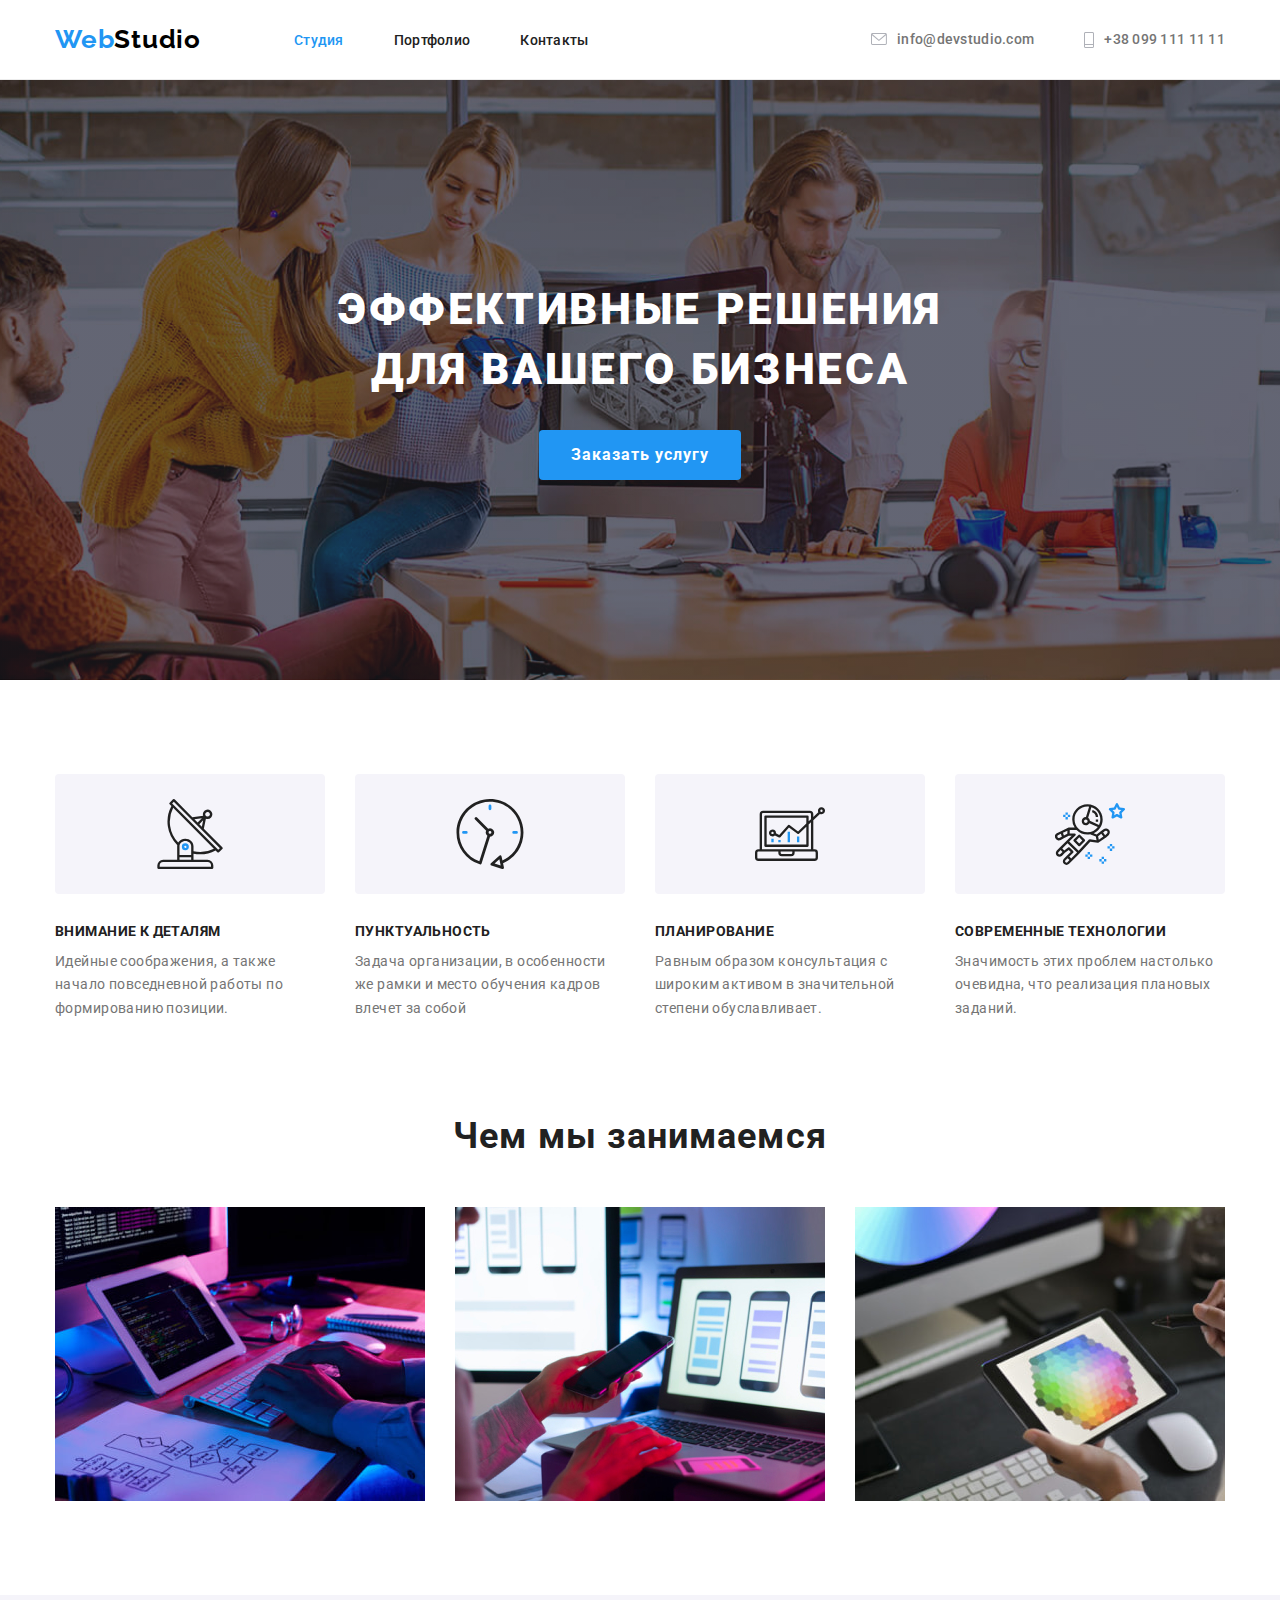
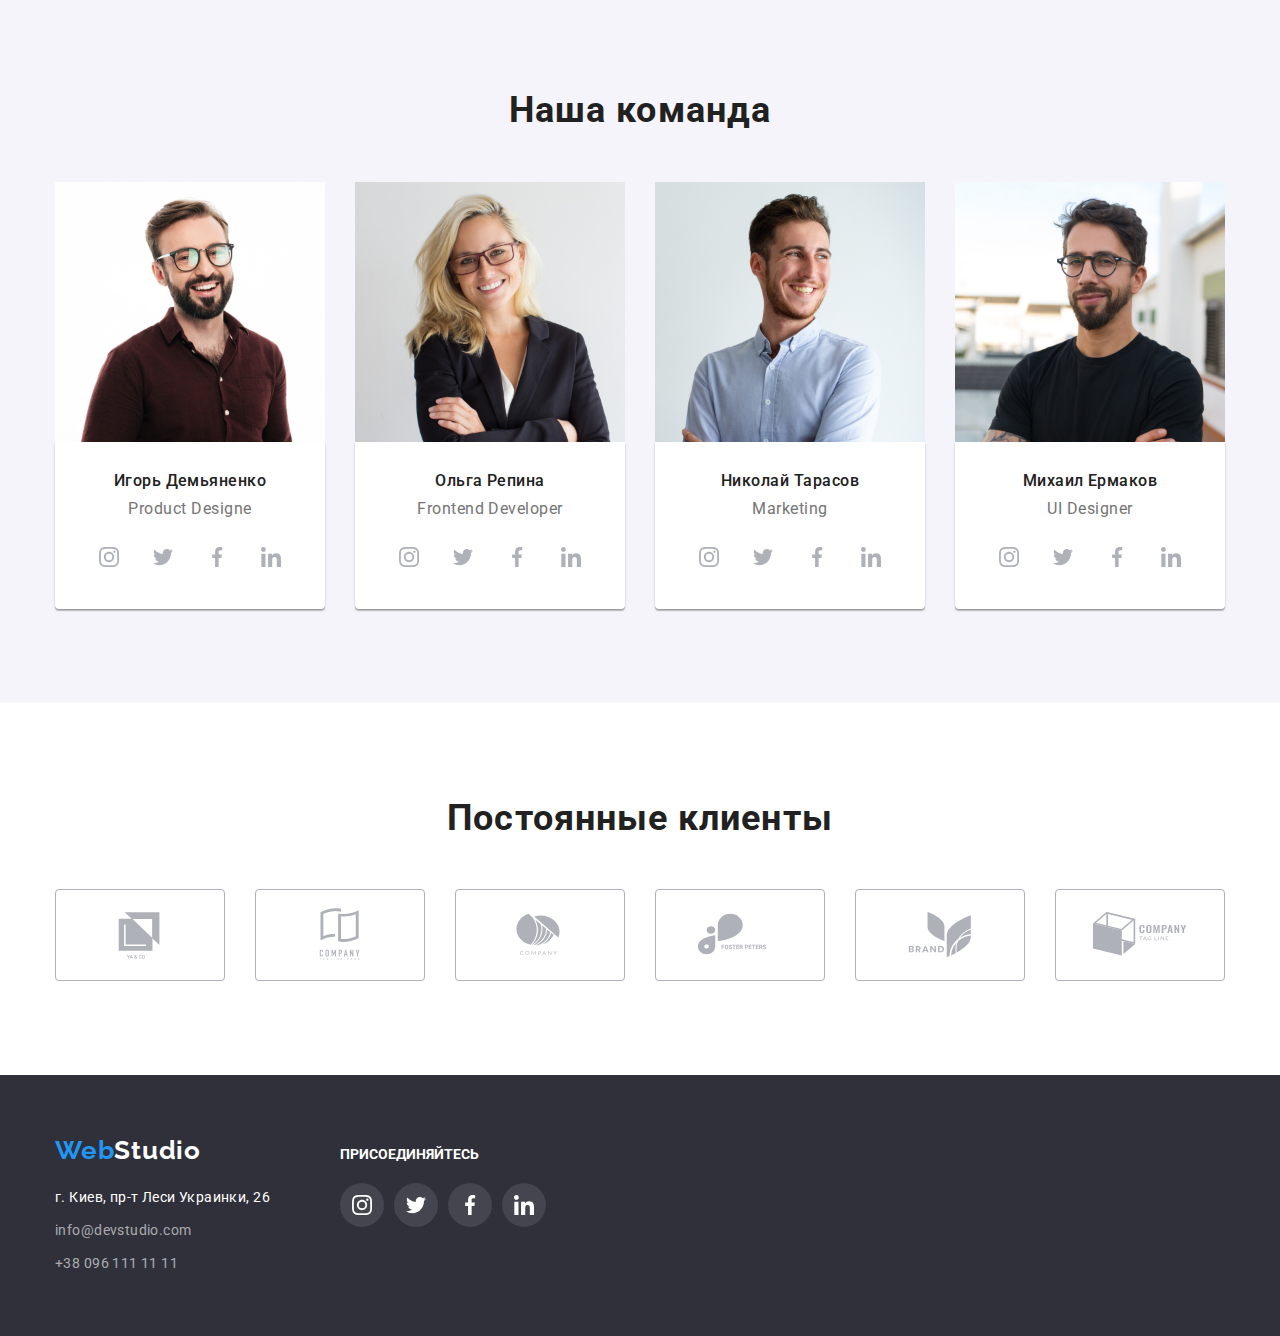
<file: index.html>
<!DOCTYPE html>
<html lang="ru">

<head>
  <meta charset="UTF-8" />
  <meta http-equiv="X-UA-Compatible" content="IE=edge" />
  <meta name="viewport" content="width=device-width, initial-scale=1.0" />
  <title>Студия</title>
  <link rel="preconnect" href="https://fonts.googleapis.com" />
  <link rel="preconnect" href="https://fonts.gstatic.com" crossorigin />
  <link href="https://fonts.googleapis.com/css2?family=Raleway:wght@700&family=Roboto:wght@400;500;700;900&display=swap"
    rel="stylesheet" />
  <link rel="stylesheet" href="https://cdnjs.cloudflare.com/ajax/libs/modern-normalize/1.1.0/modern-normalize.min.css"
    integrity="sha512-wpPYUAdjBVSE4KJnH1VR1HeZfpl1ub8YT/NKx4PuQ5NmX2tKuGu6U/JRp5y+Y8XG2tV+wKQpNHVUX03MfMFn9Q=="
    crossorigin="anonymous" referrerpolicy="no-referrer" />
  <link rel="stylesheet" href="./css/styles.css" />
</head>

<body>
  <!--Шапка-->
  <header class="top-line">
    <div class="container container-top-line">
      <nav class="navigation">
        <a class="logo-home" href="index.html"><span class="logo-web">Web</span><span
            class="logo-studio">Studio</span></a>
        <ul class="nav-list">
          <li class="nav-item">
            <a class="nav-link selected" href="index.html">Студия</a>
          </li>
          <li class="nav-item">
            <a class="nav-link" href="portfolio.html">Портфолио</a>
          </li>
          <li class="nav-item"><a class="nav-link" href="">Контакты</a></li>
        </ul>
      </nav>
      <ul class="top-line-contacts-list">
        <li class="contact-item">
          <a class="contact-link" href="mailto:info@devstudio.com"><svg class="contact-icon" width="16" height="12">
              <use href="./images/sprite.svg#icon-envelope"></use>
            </svg>info@devstudio.com</a>
        </li>
        <li class="contact-item">
          <a class="contact-link" href="tel:++380991111111"><svg class="contact-icon" width="10" height="16">
            <use href="./images/sprite.svg#icon-Vector"></use>
          </svg>+38 099 111 11 11</a>
        </li>
      </ul>
    </div>
  </header>
  <main>
    <!--Банер-->
    <section class="hero">
      <div class="container-hero">
        <h1 class="hero-slogan">Эффективные решения для вашего бизнеса</h1>
        <button class="modal-btn" type="button">Заказать услугу</button>
      </div>
    </section>
    <!--Особенности-->
    <section class="features section">
      <div class="container">
        <h2 class="section-title visually-hidden">Особенности</h2>
        <ul class="features-list">
          <li class="features-item">
            <div class="container-icon">
              <svg class="features-icon" width="70" height="70">
                <use href="./images/sprite.svg#icon-antenna"></use>
              </svg>
            </div>
            <h3 class="title-feature">Внимание к деталям</h3>
            <p class="descktription-feature">
              Идейные соображения, а также начало повседневной работы по
              формированию позиции.
            </p>
          </li>
          <li class="features-item">
            <div class="container-icon">
              <svg class="features-icon" width="70" height="70">
                <use href="./images/sprite.svg#icon-clock"></use>
              </svg>
            </div>
            <h3 class="title-feature">Пунктуальность</h3>
            <p class="descktription-feature">
              Задача организации, в особенности же рамки и место обучения
              кадров влечет за собой
            </p>
          </li>
          <li class="features-item">
            <div class="container-icon">
              <svg class="features-icon" width="70" height="70">
                <use href="./images/sprite.svg#icon-diagram"></use>
              </svg>
            </div>
            <h3 class="title-feature">Планирование</h3>
            <p class="descktription-feature">
              Равным образом консультация с широким активом в значительной
              степени обуславливает.
            </p>
          </li>
          <li class="features-item">
            <div class="container-icon">
              <svg class="features-icon" width="70" height="70">
                <use href="./images/sprite.svg#icon-astronaut"></use>
              </svg>
            </div>
            <h3 class="title-feature">Современные технологии</h3>
            <p class="descktription-feature">
              Значимость этих проблем настолько очевидна, что реализация
              плановых заданий.
            </p>
          </li>
        </ul>
      </div>
    </section>
    <!--Чем мы занимаемся-->
    <section class="gallery-previews section">
      <div class="container">
        <h2 class="preview-title">Чем мы занимаемся</h2>
        <ul class="preview-list">
          <li class="preview-item">
            <img src="./images/box1.jpg" alt="верстка сайта" width="370" height="294" />
          </li>
          <li class="preview-item">
            <img src="./images/box2.jpg" alt="работа за ноутбуком" width="370" height="294" />
          </li>
          <li class="preview-item">
            <img src="./images/box3.jpg" alt="современные технологии" width="370" height="294" />
          </li>
        </ul>
      </div>
    </section>
    <!--Наша команда-->
    <section class="team section">
      <div class="container">
        <h2 class="team-title">Наша команда</h2>
        <ul class="team-card-list">
          <li class="card-item">
            <img src="./images/comanda/Игорь.jpg" alt="Игорь" width="270" height="260" />
            <div class="card-title">
              <h3 class="member-name">Игорь Демьяненко</h3>
              <p class="member-metier" lang="en">Product Designe</p>
              <ul class="team-soc-list list">
                <li class="team-soc-item">
                  <a class="team-soc-link" href="" target="_blank" rel="noopener noreferrer"
                    aria-label="иконка instagram">
                    <svg class="team-soc-icon" width="20" height="20">
                      <use href="./images/sprite.svg#icon-instagram"></use>
                    </svg>
                  </a>
                </li>
                <li class="team-soc-item">
                  <a class="team-soc-link" href="" target="_blank" rel="noopener noreferrer"
                    aria-label="иконка twitter">
                    <svg class="team-soc-icon" width="20" height="20">
                      <use href="./images/sprite.svg#icon-twitter"></use>
                    </svg>
                  </a>
                </li>
                <li class="team-soc-item">
                  <a class="team-soc-link" href="" target="_blank" rel="noopener noreferrer"
                    aria-label="иконка facebook">
                    <svg class="team-soc-icon" width="20" height="20">
                      <use href="./images/sprite.svg#icon-facebook"></use>
                    </svg>
                  </a>
                </li>
                <li class="team-soc-item">
                  <a class="team-soc-link" href="" target="_blank" rel="noopener noreferrer"
                    aria-label="иконка linkedin">
                    <svg class="team-soc-icon" width="20" height="20">
                      <use href="./images/sprite.svg#icon-linkedin"></use>
                    </svg>
                  </a>
                </li>
              </ul>
            </div>
          </li>
          <li class="card-item">
            <img src="./images/comanda/Ольга.jpg" alt="Ольга" width="270" height="260" />
            <div class="card-title">
              <h3 class="member-name">Ольга Репина</h3>
              <p class="member-metier" lang="en">Frontend Developer</p>
              <ul class="team-soc-list list">
                <li class="team-soc-item">
                  <a class="team-soc-link" href="" target="_blank" rel="noopener noreferrer"
                    aria-label="иконка instagram">
                    <svg class="team-soc-icon" width="20" height="20">
                      <use href="./images/sprite.svg#icon-instagram"></use>
                    </svg>
                  </a>
                </li>
                <li class="team-soc-item">
                  <a class="team-soc-link" href="" target="_blank" rel="noopener noreferrer"
                    aria-label="иконка twitter">
                    <svg class="team-soc-icon" width="20" height="20">
                      <use href="./images/sprite.svg#icon-twitter"></use>
                    </svg>
                  </a>
                </li>
                <li class="team-soc-item">
                  <a class="team-soc-link" href="" target="_blank" rel="noopener noreferrer"
                    aria-label="иконка facebook">
                    <svg class="team-soc-icon" width="20" height="20">
                      <use href="./images/sprite.svg#icon-facebook"></use>
                    </svg>
                  </a>
                </li>
                <li class="team-soc-item">
                  <a class="team-soc-link" href="" target="_blank" rel="noopener noreferrer"
                    aria-label="иконка linkedin">
                    <svg class="team-soc-icon" width="20" height="20">
                      <use href="./images/sprite.svg#icon-linkedin"></use>
                    </svg>
                  </a>
                </li>
              </ul>
            </div>
          </li>
          <li class="card-item">
            <img src="./images/comanda/Колька.jpg" alt="Колька" width="270" height="260" />
            <div class="card-title">
              <h3 class="member-name">Николай Тарасов</h3>
              <p class="member-metier" lang="en">Marketing</p>
              <ul class="team-soc-list list">
                <li class="team-soc-item">
                  <a class="team-soc-link" href="" target="_blank" rel="noopener noreferrer"
                    aria-label="иконка instagram">
                    <svg class="team-soc-icon" width="20" height="20">
                      <use href="./images/sprite.svg#icon-instagram"></use>
                    </svg>
                  </a>
                </li>
                <li class="team-soc-item">
                  <a class="team-soc-link" href="" target="_blank" rel="noopener noreferrer"
                    aria-label="иконка twitter">
                    <svg class="team-soc-icon" width="20" height="20">
                      <use href="./images/sprite.svg#icon-twitter"></use>
                    </svg>
                  </a>
                </li>
                <li class="team-soc-item">
                  <a class="team-soc-link" href="" target="_blank" rel="noopener noreferrer"
                    aria-label="иконка facebook">
                    <svg class="team-soc-icon" width="20" height="20">
                      <use href="./images/sprite.svg#icon-facebook"></use>
                    </svg>
                  </a>
                </li>
                <li class="team-soc-item">
                  <a class="team-soc-link" href="" target="_blank" rel="noopener noreferrer"
                    aria-label="иконка linkedin">
                    <svg class="team-soc-icon" width="20" height="20">
                      <use href="./images/sprite.svg#icon-linkedin"></use>
                    </svg>
                  </a>
                </li>
              </ul>
            </div>
          </li>
          <li class="card-item">
            <img src="./images/comanda/Мишка.jpg" alt="Мишка" width="270" height="260" />
            <div class="card-title">
              <h3 class="member-name">Михаил Ермаков</h3>
              <p class="member-metier" lang="en">UI Designer</p>
              <ul class="team-soc-list list">
                <li class="team-soc-item">
                  <a class="team-soc-link" href="" target="_blank" rel="noopener noreferrer"
                    aria-label="иконка instagram">
                    <svg class="team-soc-icon" width="20" height="20">
                      <use href="./images/sprite.svg#icon-instagram"></use>
                    </svg>
                  </a>
                </li>
                <li class="team-soc-item">
                  <a class="team-soc-link" href="" target="_blank" rel="noopener noreferrer"
                    aria-label="иконка twitter">
                    <svg class="team-soc-icon" width="20" height="20">
                      <use href="./images/sprite.svg#icon-twitter"></use>
                    </svg>
                  </a>
                </li>
                <li class="team-soc-item">
                  <a class="team-soc-link" href="" target="_blank" rel="noopener noreferrer"
                    aria-label="иконка facebook">
                    <svg class="team-soc-icon" width="20" height="20">
                      <use href="./images/sprite.svg#icon-facebook"></use>
                    </svg>
                  </a>
                </li>
                <li class="team-soc-item">
                  <a class="team-soc-link" href="" target="_blank" rel="noopener noreferrer"
                    aria-label="иконка linkedin">
                    <svg class="team-soc-icon" width="20" height="20">
                      <use href="./images/sprite.svg#icon-linkedin"></use>
                    </svg>
                  </a>
                </li>
              </ul>
            </div>
          </li>
        </ul>
      </div>
    </section>
    <!--Постоянные клиенты-->
    <section class="section">
      <div class="container">
        <h2 class="section-title">Постоянные клиенты</h2>
        <ul class="client-list list">
          <li class="client-item">
            <a href="" class="client-link">
              <svg class="client-icon" width="106" height="60">
                <use href="./images/sprite.svg#icon-Logo"></use>
              </svg>
            </a>
          </li>
          <li class="client-item">
            <a href="" class="client-link">
              <svg class="client-icon" width="106" height="60">
                <use href="./images/sprite.svg#icon-Logo-1"></use>
              </svg>
            </a>
          </li>
          <li class="client-item">
            <a href="" class="client-link">
              <svg class="client-icon" width="106" height="60">
                <use href="./images/sprite.svg#icon-Logo-2"></use>
              </svg>
            </a>
          </li>
          <li class="client-item">
            <a href="" class="client-link">
              <svg class="client-icon" width="106" height="60">
                <use href="./images/sprite.svg#icon-Logo-3"></use>
              </svg>
            </a>
          </li>
          <li class="client-item">
            <a href="" class="client-link">
              <svg class="client-icon" width="106" height="60">
                <use href="./images/sprite.svg#icon-Logo-4"></use>
              </svg>
            </a>
          </li>
          <li class="client-item">
            <a href="" class="client-link">
              <svg class="client-icon" width="106" height="60">
                <use href="./images/sprite.svg#icon-Logo-5"></use>
              </svg>
            </a>
          </li>
        </ul>
      </div>
    </section>
  </main>
  <!--Подвал-->
  <footer class="footer">
    <div class="container address">
      <div class="address-container">
        <a class="footer-logo" href="index.html"><span class="footer-logo-web">Web</span><span
            class="footer-logo-studio">Studio</span></a>
        <address class="footer-address">
          <ul class="footer-contacts-list">
            <li class="footer-contact-item">
              <a class="footer-contact-link" href="https://goo.gl/maps/jhVAWQaJCBuwxQd86">
                <p class="map">г. Киев, пр-т Леси Украинки, 26</p>
              </a>
            </li>
            <li class="footer-contact-item">
              <a class="footer-contact-link" href="mailto:info@devstudio.com">info@devstudio.com</a>
            </li>
            <li class="footer-contacts-item">
              <a class="footer-contact-link" href="tel:+380961111111">+38 096 111 11 11</a>
            </li>
          </ul>
        </address>
      </div>
      <div class="join-container">
        <p class="join-text">присоединяйтесь</p>
        <ul class="join-soc-list list">
          <li class="join-soc-item">
            <a href="" class="join-soc-link">
              <svg class="join-soc-icon" width="20" height="20">
                <use href="./images/sprite.svg#icon-instagram"></use>
              </svg>
            </a>
          </li>
          <li class="join-soc-item">
            <a href="" class="join-soc-link">
              <svg class="join-soc-icon" width="20" height="20">
                <use href="./images/sprite.svg#icon-twitter"></use>
              </svg>
            </a>
          </li>
          <li class="join-soc-item">
            <a href="" class="join-soc-link">
              <svg class="join-soc-icon" width="20" height="20">
                <use href="./images/sprite.svg#icon-facebook"></use>
              </svg>
            </a>
          </li>
          <li class="join-soc-item">
            <a href="" class="join-soc-link">
              <svg class="join-soc-icon" width="20" height="20">
                <use href="./images/sprite.svg#icon-linkedin"></use>
              </svg>
            </a>
          </li>
        </ul>
      </div>
    </div>
  </footer>

</body>

</html>
</file>
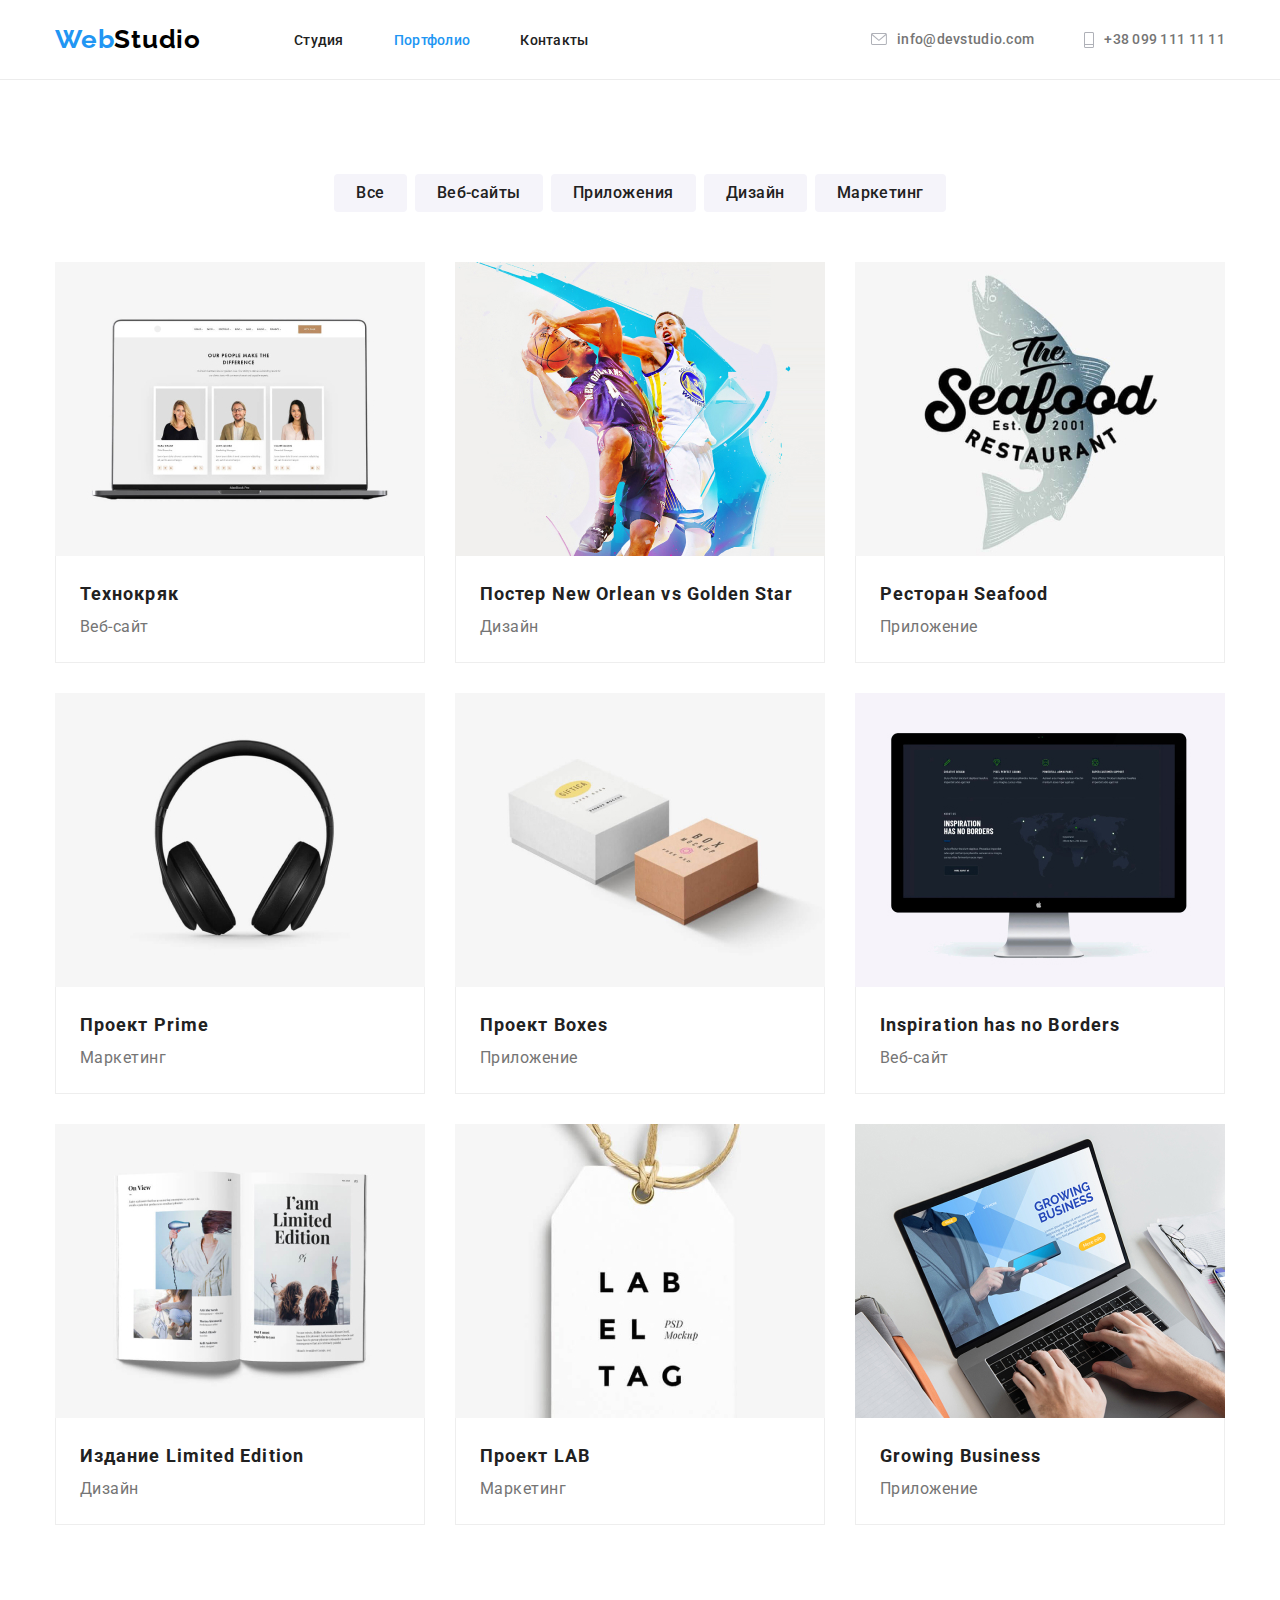
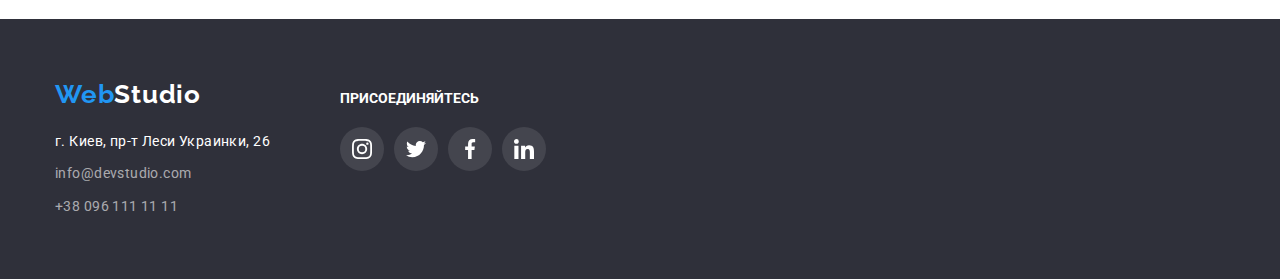
<file: portfolio.html>
<!DOCTYPE html>
<html lang="en">

<head>
  <meta charset="UTF-8" />
  <meta http-equiv="X-UA-Compatible" content="IE=edge" />
  <meta name="viewport" content="width=device-width, initial-scale=1.0" />
  <title>Студия</title>
  <link rel="preconnect" href="https://fonts.googleapis.com" />
  <link rel="preconnect" href="https://fonts.gstatic.com" crossorigin />
  <link href="https://fonts.googleapis.com/css2?family=Raleway:wght@700&family=Roboto:wght@400;500;700;900&display=swap"
    rel="stylesheet" />
  <link rel="stylesheet" href="https://cdnjs.cloudflare.com/ajax/libs/modern-normalize/1.1.0/modern-normalize.min.css"
    integrity="sha512-wpPYUAdjBVSE4KJnH1VR1HeZfpl1ub8YT/NKx4PuQ5NmX2tKuGu6U/JRp5y+Y8XG2tV+wKQpNHVUX03MfMFn9Q=="
    crossorigin="anonymous" referrerpolicy="no-referrer" />
  <link rel="stylesheet" href="./css/styles.css" />
</head>

<body>
  <!--Шапка-->
  <header class="top-line">
    <div class="container container-top-line">
      <nav class="navigation">
        <a class="logo-home" href="index.html"><span class="logo-web">Web</span><span
            class="logo-studio">Studio</span></a>
        <ul class="nav-list">
          <li class="nav-item">
            <a class="nav-link" href="index.html">Студия</a>
          </li>
          <li class="nav-item">
            <a class="nav-link selected" href="portfolio.html">Портфолио</a>
          </li>
          <li class="nav-item"><a class="nav-link" href="">Контакты</a></li>
        </ul>
      </nav>
      <ul class="top-line-contacts-list">

        <li class="contact-item">
          <a class="contact-link" href="mailto:info@devstudio.com"><svg class="contact-icon" width="16" height="12">
            <use href="./images/sprite.svg#icon-envelope"></use>
          </svg>info@devstudio.com</a>
        </li>
        <li class="contact-item">
          <a class="contact-link" href="tel:++380991111111"><svg class="contact-icon" width="10" height="16">
            <use href="./images/sprite.svg#icon-Vector"></use>
          </svg>+38 099 111 11 11</a>
        </li>

      </ul>
    </div>
  </header>
  <main>
    <section class="projects-section section">
      <!--Фильтер-->
      <div class="container">
        <h1 class="section-title visually-hidden">Фильтер</h1>
        <ul class="filter-buttons-list">
          <li class="filter-item">
            <button class="filter-btn" type="button">Все</button>
          </li>
          <li class="filter-item">
            <button class="filter-btn" type="button">Веб-сайты</button>
          </li>
          <li class="filter-item">
            <button class="filter-btn" type="button">Приложения</button>
          </li>
          <li class="filter-item">
            <button class="filter-btn" type="button">Дизайн</button>
          </li>
          <li class="filter-item">
            <button class="filter-btn" type="button">Маркетинг</button>
          </li>
        </ul>
        <!--Портфолио-->
        <h2 class="section-title visually-hidden">Портфолио</h2>
        <ul class="projects-list">
          <li class="project-item">
            <a class="project-link" href="">
              <img src="./images/portfolio/img.jpg" alt="сайт технокряк" width="370" />
              <div class="card-project">
                <h3 class="project-name">Технокряк</h3>
                <p class="development-type">Веб-сайт</p>
              </div>
            </a>
          </li>
          <li class="project-item">
            <a class="project-link" href="">
              <img src="./images/portfolio/img2.jpg" alt="Постер New Orlean vs Golden Star" width="370" />
              <div class="card-project">
                <h3 class="project-name">Постер New Orlean vs Golden Star</h3>
                <p class="development-type">Дизайн</p>
              </div>
            </a>
          </li>
          <li class="project-item">
            <a class="project-link" href="">
              <img src="./images/portfolio/img3.jpg" alt="Ресторан Seafood" width="370" />
              <div class="card-project">
                <h3 class="project-name">Ресторан Seafood</h3>
                <p class="development-type">Приложение</p>
              </div>
            </a>
          </li>
          <li class="project-item">
            <a class="project-link" href="">
              <img src="./images/portfolio/img4.jpg" alt="Проект Prime" width="370" />
              <div class="card-project">
                <h3 class="project-name">Проект Prime</h3>
                <p class="development-type">Маркетинг</p>
              </div>
            </a>
          </li>
          <li class="project-item">
            <a class="project-link" href="">
              <img src="./images/portfolio/img5.jpg" alt="Проект Boxes" width="370" />
              <div class="card-project">
                <h3 class="project-name">Проект Boxes</h3>
                <p class="development-type">Приложение</p>
              </div>
            </a>
          </li>
          <li class="project-item">
            <a class="project-link" href="">
              <img src="./images/portfolio/img6.jpg" alt="Inspiration has no Borders" width="370" />
              <div class="card-project">
                <h3 class="project-name">Inspiration has no Borders</h3>
                <p class="development-type">Веб-сайт</p>
              </div>
            </a>
          </li>
          <li class="project-item">
            <a class="project-link" href="">
              <img src="./images/portfolio/img7.jpg" alt="Издание Limited Edition" width="370" />
              <div class="card-project">
                <h3 class="project-name">Издание Limited Edition</h3>
                <p class="development-type">Дизайн</p>
              </div>
            </a>
          </li>
          <li class="project-item">
            <a class="project-link" href="">
              <img src="./images/portfolio/img8.jpg" alt="Проект LAB" width="370" />
              <div class="card-project">
                <h3 class="project-name">Проект LAB</h3>
                <p class="development-type">Маркетинг</p>
              </div>
            </a>
          </li>
          <li class="project-item">
            <a class="project-link" href="">
              <img src="./images/portfolio/img9.jpg" alt="Growing Business" width="370" />
              <div class="card-project">
                <h3 class="project-name">Growing Business</h3>
                <p class="development-type">Приложение</p>
              </div>
            </a>
          </li>
        </ul>
      </div>
    </section>
  </main>
  <!--Подвал-->
  <footer class="footer">
    <div class="container address">
      <div class="address-container">
        <a class="footer-logo" href="index.html"><span class="footer-logo-web">Web</span><span
            class="footer-logo-studio">Studio</span></a>
        <address class="footer-address">
          <ul class="footer-contacts-list">
            <li class="footer-contact-item">
              <a class="footer-contact-link" href="https://goo.gl/maps/jhVAWQaJCBuwxQd86">
                <p class="map">г. Киев, пр-т Леси Украинки, 26</p>
              </a>
            </li>
            <li class="footer-contact-item">
              <a class="footer-contact-link" href="mailto:info@devstudio.com">info@devstudio.com</a>
            </li>
            <li class="footer-contacts-item">
              <a class="footer-contact-link" href="tel:+380961111111">+38 096 111 11 11</a>
            </li>
          </ul>
        </address>
      </div>
      <div class="join-container">
        <p class="join-text">присоединяйтесь</p>
        <ul class="join-soc-list list">
          <li class="join-soc-item">
            <a href="" class="join-soc-link">
              <svg class="join-soc-icon" width="20" height="20">
                <use href="./images/sprite.svg#icon-instagram"></use>
              </svg>
            </a>
          </li>
          <li class="join-soc-item">
            <a href="" class="join-soc-link">
              <svg class="join-soc-icon" width="20" height="20">
                <use href="./images/sprite.svg#icon-twitter"></use>
              </svg>
            </a>
          </li>
          <li class="join-soc-item">
            <a href="" class="join-soc-link">
              <svg class="join-soc-icon" width="20" height="20">
                <use href="./images/sprite.svg#icon-facebook"></use>
              </svg>
            </a>
          </li>
          <li class="join-soc-item">
            <a href="" class="join-soc-link">
              <svg class="join-soc-icon" width="20" height="20">
                <use href="./images/sprite.svg#icon-linkedin"></use>
              </svg>
            </a>
          </li>
        </ul>
      </div>
    </div>
  </footer>
</body>

</html>
</file>
<file: css/styles.css>
:root {
  --primary-font: "Roboto", sans-serif;
  --logo-font: "Raleway", sans-serif;
  --text-color: #757575;
  --titl-text-color: #212121;
  --footer-text-color: #ffffff;
  --secondary-footer-text-color: rgba(255, 255, 255, 0.6);
  --background-hero: #2f303a;
  --background-team: #f5f4fa;
  --background-footer: #2f303a;
  --background-btn: #2196f3;
  --web-logo-color: #2196f3;
  --secondary-logo-color: #000000;
  --secondary-logo-footer-color: #ffffff;
  --hero-text-color: #ffffff;
  --accent-color: #188ce8;
  --icon-color: #AFB1B8;
}

body {
  margin: auto;
  font-family: var(--primary-font);
}

h1,
h2,
h3,
h4,
p {
  margin-top: 0;
  margin-bottom: 0;
}

img {
  display: block;
}

ul,
ol {
  margin-top: 0;
  margin-bottom: 0;
  padding-left: 0;
}

img {
  display: block;
  max-width: 100%;
  height: auto;
}

.visually-hidden {
  position: absolute;
  width: 1px;
  height: 1px;
  margin: -1px;
  border: 0;
  padding: 0;
  white-space: nowrap;
  clip-path: inset(100%);
  clip: rect(0 0 0 0);
  overflow: hidden;
}

ul {
  list-style: none;
  font-style: normal;
}

a {
  text-decoration: none;
}
.container {

  box-sizing: border-box;
  width: 1200px;
  padding-left: 15px;
  padding-right: 15px;
  margin-left: auto;
  margin-right: auto;
}

.section {
  padding-top: 94px;
  padding-bottom: 94px;
}
/*==========шапка==========*/
.top-line {
  padding-top: 24px;
  padding-bottom: 24px;
  border-bottom: 1px solid #ececec;
}

.navigation {
  display: flex;

}
.container-top-line {
  display: flex;
  align-items: center;
}

.logo-home {
  font-family: var(--logo-font);
  font-weight: 700;
  font-size: 26px;
  line-height: 31px;
  letter-spacing: 0.03em;
  margin-right: 93px;

}

.logo-web {
  color: var(--web-logo-color);
}

.logo-studio {
  color: var(--secondary-logo-color);
}
.nav-list {
  display: flex;
  align-items: center;
}
.nav-item:not(:last-child) {
  margin-right: 50px;
}

.nav-link {
  font-weight: 500;
  font-size: 14px;
  line-height: 1.14;
  letter-spacing: 0.02em;
  color: var(--titl-text-color);
}

.selected {
  color: var(--background-btn);
}

.nav-link:hover,
.nav-link:focus {
  color: var(--accent-color);
}
.top-line-contacts-list {
  display: flex;
  margin-left: auto;
}
.contact-item:not(:last-child) {
  margin-right: 50px;
}

.contact-link {
  font-weight: 500;
  font-size: 14px;
  line-height: 1.14;
  letter-spacing: 0.02em;
  color: var(--text-color);

  display: flex;
  justify-content: center;
  align-items: center;
  fill: var(--icon-color);
}


.contact-icon {
  margin-right: 10px;
}

.contact-link:hover,
.contact-link:focus,
.contact-icon:hover,
.contact-icon:focus {
  color: var(--accent-color);
  fill: var(--accent-color);
}
/* ============банер/фильтер============= */
.hero {
  background-color: var(--background-hero);
  padding-top: 200px;
  padding-bottom: 200px;
  background-image: linear-gradient(
      rgba(47, 48, 58, 0.4),
      rgba(47, 48, 58, 0.4)
    ),
    url(../images/hero/hero.jpg);
  background-repeat: no-repeat;
  background-size: cover;
  background-position: center;
  max-width: 1600px;
  margin: 0 auto;
}
.container-hero {
  box-sizing: border-box;
  max-width: 670px;
  padding-left: 15px;
  padding-right: 15px;
  margin: auto;
}

.hero-slogan {
  font-weight: 900;
  font-size: 44px;
  line-height: 1.36;
  text-align: center;
  letter-spacing: 0.06em;
  text-transform: uppercase;
  color: var(--hero-text-color);
  margin-bottom: 30px;
}

.modal-btn {
  border: none;
  font-family: inherit;
  font-weight: 700;
  font-size: 16px;
  line-height: 1.87;
  align-items: center;
  text-align: center;
  letter-spacing: 0.06em;
  color: var(--hero-text-color);
  cursor: pointer;
  background-color: var(--background-btn);
  padding: 10px 32px;
  border-radius: 4px;
  display: block;
  margin: auto;
}

.modal-btn:hover,
.modal-btn:focus {
  background-color: var(--accent-color);
}

.filter-buttons-list {
  display: flex;
  justify-content: center;
  margin-bottom: 50px;
}

.filter-btn {
  border: none;
  font-family: "Roboto";
  font-weight: 500;
  font-size: 16px;
  line-height: 1.62;
  align-items: center;
  text-align: center;
  letter-spacing: 0.03em;
  color: var(--titl-text-color);
  cursor: pointer;
  background-color: var(--background-team);
  padding: 6px 22px;
  border-radius: 4px;
  display: block;
}
.filter-item:not(:last-child) {
  margin-right: 8px;
}

.filter-btn:hover,
.filter-btn:focus {
  background-color: var(--accent-color);
  color: var(--hero-text-color);
  box-shadow: 0px 3px 1px rgba(0, 0, 0, 0.1),
  0px 1px 2px rgba(0, 0, 0, 0.08),
  0px 2px 2px rgba(0, 0, 0, 0.12);
}
/* ======================особености======================== */
.features-list {
  display: flex;
  flex-wrap: wrap;
  margin-right: -30px;
  margin-top: -30px;

}
.features-item {
  flex-basis: calc((100% - 120px) / 4);
  margin-right: 30px;
  margin-top: 30px;

}

.title-feature { 
  font-weight: 700;
  font-size: 14px;
  line-height: 1.14;
  letter-spacing: 0.03em;
  text-transform: uppercase;
  color: var(--titl-text-color);
  margin-bottom: 10px;
}

.descktription-feature {
  font-size: 14px;
  line-height: 1.71;
  letter-spacing: 0.03em;
  color: var(--text-color);
}
.container-icon {
  width: 270px;
  height: 120px;
  background: var( --background-team );
  border-radius: 4px;
  display: flex;
  justify-content: center;
  align-items: center;
  margin-bottom: 30px;
}

/* ========================Чем мы  занимаемся===================== */
.gallery-previews {
  padding-top: 0;
}

.preview-title {
  font-weight: 700;
  font-size: 36px;
  line-height: 1.17;
  text-align: center;
  letter-spacing: 0.03em;
  color: var(--titl-text-color);
  margin-bottom: 50px;
}
.preview-list {
  display: flex;
  flex-wrap: wrap;
  justify-content: space-between;
}

/* ======================Наша команда=========================== */
.team {
  background-color: var(--background-team);
}

.team-title {
  font-weight: 700;
  font-size: 36px;
  line-height: 1.17;
  text-align: center;
  letter-spacing: 0.03em;
  color: var(--titl-text-color);
  margin-bottom: 50px;
}
.team-card-list {
  display: flex;
  flex-wrap: wrap;
  margin-right: -30px;
  margin-top: -30px;
}
.team-soc-list {
    display: flex;
    justify-content: center;
    align-items: center;
    
}
.team-soc-link {
  display: flex;
  align-items: center;
  justify-content: center;
  width: 44px;
  height: 44px;
  border-radius: 50%;
    
  background-color: #FFFFFF;   
}
.team-soc-link:hover,
.team-soc-link:focus {
  background-color: #2196F3;
  
}
.team-soc-link:hover .team-soc-icon {
  fill: #ffffff;
}

.team-soc-icon {
    fill: var(--icon-color);
}


.team-soc-item:not(:last-child){
    margin-right: 10px;
}
.projects-title {
  position: absolute;
  width: 1px;
  height: 1px;
  margin: -1px;
  border: 0;
  padding: 0;
  white-space: nowrap;
  clip-path: inset(100%);
  clip: rect(0 0 0 0);
  overflow: hidden;
}
.projects-list {
  display: flex;
  flex-wrap: wrap;
  margin-left: -30px;
  margin-top: -30px;
}

.card-item {
  flex-basis: calc((100% - 120px) / 4);
  margin-right: 30px;
  margin-top: 30px;
}
.project-item {
  flex-basis: calc((100% - 90px) / 3);
  margin-left: 30px;
  margin-top: 30px;
}

.card-title {
  padding-top: 30px;
  padding-bottom: 30px;
  background: var(--footer-text-color);
  box-shadow: 0px 1px 3px rgba(0, 0, 0, 0.12), 0px 1px 1px rgba(0, 0, 0, 0.14),
    0px 2px 1px rgba(0, 0, 0, 0.2);
  border-radius: 0px 0px 4px 4px;
}
.card-project {
  padding: 20px 24px;
  background: var(--footer-text-color);
  border: 1px solid #eeeeee;
  border-top: none;
  box-sizing: border-box;
}

.member-name {
  font-weight: 500;
  font-size: 16px;
  line-height: 1.18;
  text-align: center;
  letter-spacing: 0.03em;
  color: var(--titl-text-color);
  margin-bottom: 10px;
}

.project-name {
  font-weight: 700;
  font-size: 18px;
  line-height: 2;
  letter-spacing: 0.06em;
  color: var(--titl-text-color);
}
.project-link {
  text-decoration:none;
  display: block;
}

.project-link:hover {
  box-shadow: 0px 1px 1px rgba(0, 0, 0, 0.12),
  0px 4px 4px rgba(0, 0, 0, 0.06),
  1px 4px 6px rgba(0, 0, 0, 0.16);
}

.member-metier {
  font-size: 16px;
  line-height: 1.18;
  text-align: center;
  letter-spacing: 0.03em;
  margin-bottom: 16px;
}

.development-type {
  font-size: 16px;
  line-height: 1.87;
  letter-spacing: 0.03em;
}

.member-metier,
.development-type {
  color: var(--text-color);
}

/* =======================Постоянные клиенты================ */
.section-title {
    font-weight: 700;
  font-size: 36px;
  line-height: 1.17;
  text-align: center;
  letter-spacing: 0.03em;
  color: var(--titl-text-color);
  margin-bottom: 50px;
}


.client-link {
    width: 170px;
    height: 92px;
    border: 1px solid #AFB1B8;
    box-sizing: border-box;
    border-radius: 4px;
    display: flex;
    justify-content: center;
    align-items: center;
    fill: var(--icon-color);
}

.client-list {
    display: flex;
    justify-content: center;
}

.client-item:not(:last-child) {
    margin-right: 30px;
}

.client-link:hover,
.client-link:focus {
    fill: var(--accent-color);
    border-color: var(--accent-color);
}

/* =======================Подвал=========================== */
.footer {
  background-color: var(--background-footer);
  padding-top: 60px;
  padding-bottom: 60px;
}

.footer-logo {
  font-family: var(--logo-font);
  font-weight: 700;
  font-size: 26px;
  line-height: 1.19;
  letter-spacing: 0.03em;
  display: block;
  margin-bottom: 20px;
}

.footer-logo-web {
  color: var(--web-logo-color);
}

.footer-logo-studio {
  color: var(--secondary-logo-footer-color);
}
.footer-contact-item:not(:last-child) {
  margin-bottom: 9px;
}

.footer-contact-link {
  font-style: normal;
  font-size: 14px;
  line-height: 1.71;
  letter-spacing: 0.03em;
  color: var(--secondary-footer-text-color);
}

.map {
  color: var(--footer-text-color);
}

.address-container{
    margin-right: 70px;
}

.container.address{
    align-items: baseline;
    display: flex;
}



.join-text{
    font-weight: 700;
    font-size: 14px;
    line-height: 1.14;
    text-transform: uppercase;

    color: var(--footer-text-color);

    margin-bottom: 20px;
}

.join-soc-list{
    display: flex;
}

.join-soc-link {
    width: 44px;
    height: 44px;
    border-radius: 50%;
    display: flex;
    justify-content: center;
    align-items: center;
    fill: var(--footer-text-color);
    background: rgba(255, 255, 255, 0.1);
}

.join-soc-item:not(:last-child) {
    margin-right: 10px;
}

.join-soc-link:hover,
.join-soc-link:focus {
    background-color: var(--accent-color);
}
</file>
